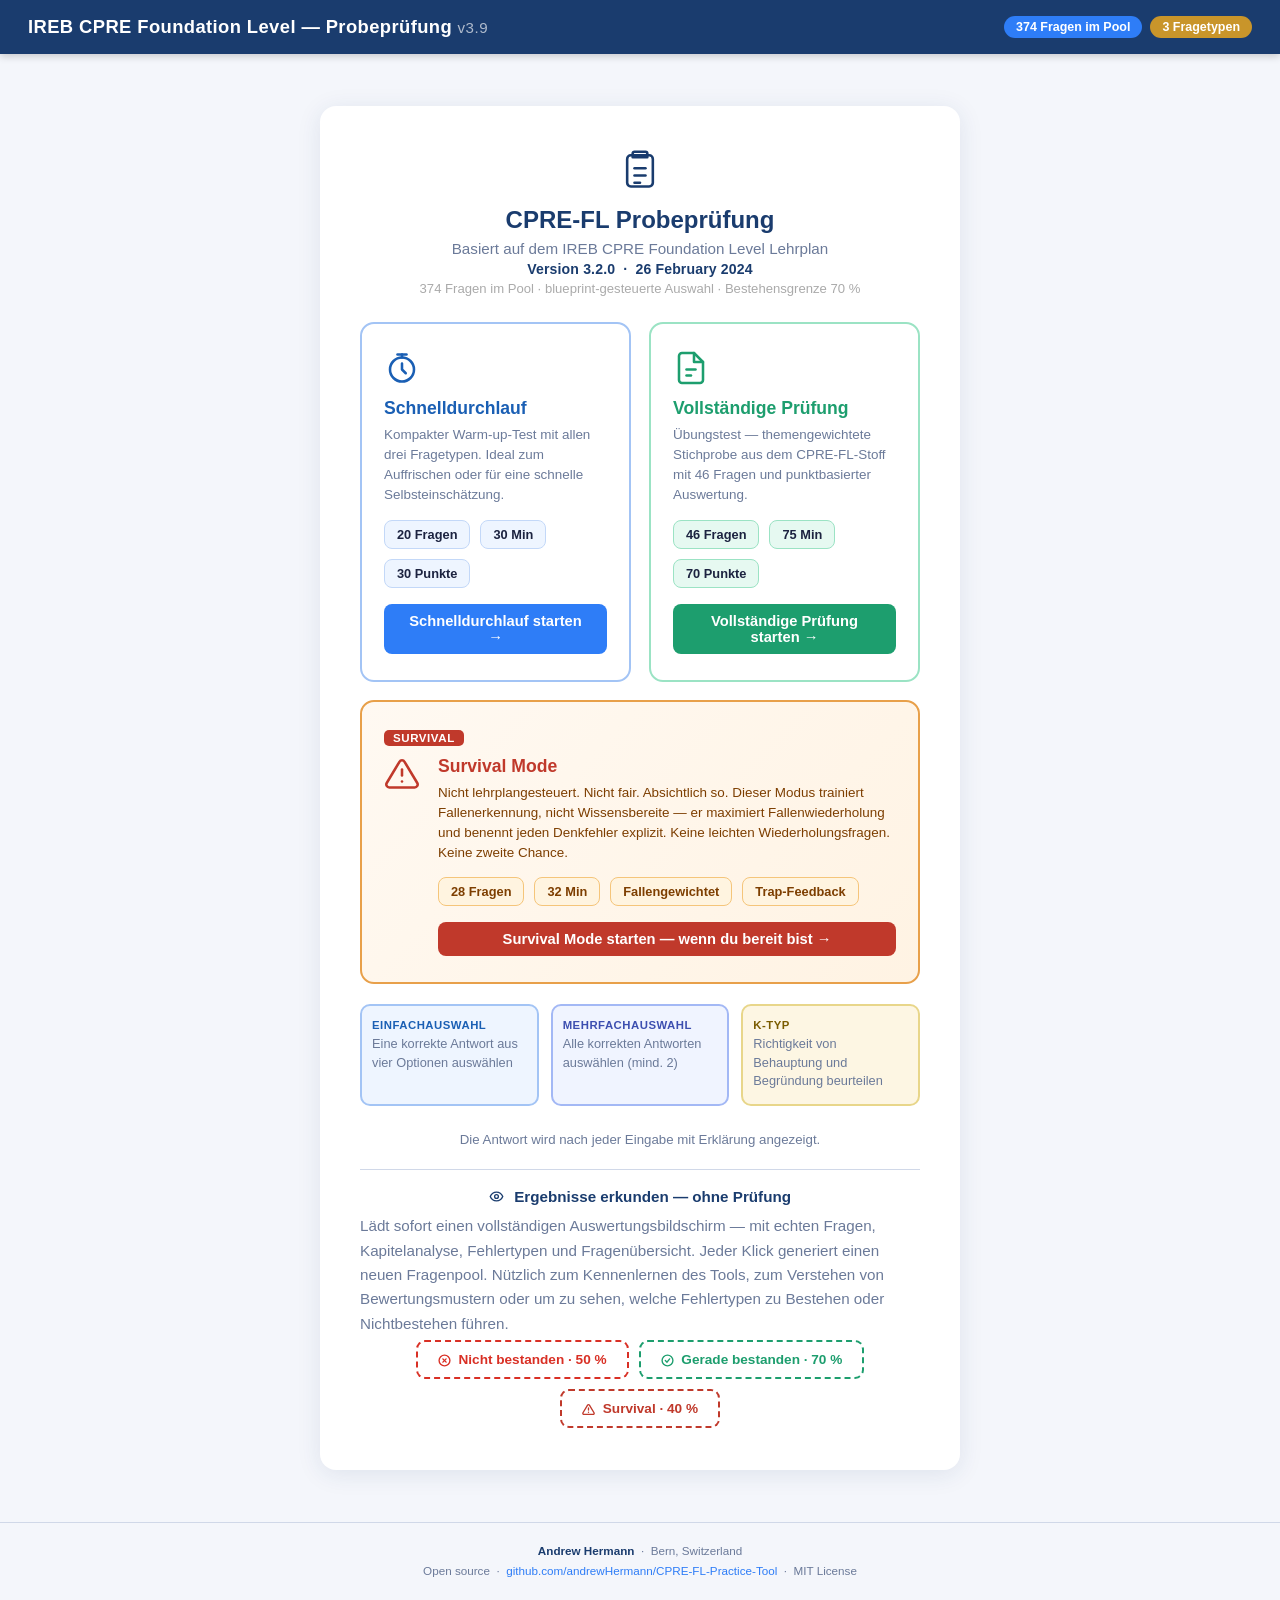
<file: index.html>
<!DOCTYPE html>
<html lang="de">
<head>
<meta charset="UTF-8"/>
<meta name="viewport" content="width=device-width, initial-scale=1.0"/>
<title>IREB CPRE Foundation Level — Probeprüfung v3.9</title>
<link rel="stylesheet" href="src/style.css"/>
</head>
<body>

<header>
  <h1>IREB CPRE Foundation Level — Probeprüfung <span style="opacity:.65;font-weight:500;font-size:.82em;letter-spacing:.5px">v3.9</span></h1>
  <div class="badge-row">
    <span class="badge badge-blue" id="header-badge">374 Fragen im Pool</span>
    <span class="badge badge-gold">3 Fragetypen</span>
  </div>
</header>

<div id="start-screen" class="screen active">
  <div class="logo">
    <svg width="44" height="44" viewBox="0 0 24 24" fill="none" stroke="var(--primary)" stroke-width="1.4" stroke-linecap="round" stroke-linejoin="round">
      <rect x="5" y="4" width="14" height="17" rx="2"/>
      <path d="M9 2h6a1 1 0 0 1 1 1v2H8V3a1 1 0 0 1 1-1z"/>
      <line x1="9" y1="11" x2="15" y2="11"/><line x1="9" y1="15" x2="15" y2="15"/><line x1="9" y1="19" x2="12" y2="19"/>
    </svg>
  </div>
  <h2>CPRE-FL Probeprüfung</h2>
  <p>Basiert auf dem IREB CPRE Foundation Level Lehrplan</p>
  <p style="font-size:.88rem;color:var(--primary);font-weight:600;margin-top:4px;letter-spacing:.01em;">Version 3.2.0 &nbsp;·&nbsp; 26 February 2024</p>
  <p style="font-size:.82rem;color:#aaa;margin-top:3px;">374 Fragen im Pool · blueprint-gesteuerte Auswahl · Bestehensgrenze 70 %</p>

  <div class="mode-grid">
    <!-- QUICK MODE -->
    <div class="mode-card quick">
      <svg class="mode-icon" viewBox="0 0 24 24" fill="none" stroke="#1a5fb4" stroke-width="1.7" stroke-linecap="round" stroke-linejoin="round">
        <circle cx="12" cy="13" r="8"/><polyline points="12 9 12 13 14.5 15.5"/>
        <line x1="9" y1="3" x2="15" y2="3"/><line x1="12" y1="3" x2="12" y2="5"/>
      </svg>
      <div class="mode-title">Schnelldurchlauf</div>
      <div class="mode-desc">Kompakter Warm-up-Test mit allen drei Fragetypen. Ideal zum Auffrischen oder für eine schnelle Selbsteinschätzung.</div>
      <div class="mode-stat-row">
        <span class="mode-stat">20 Fragen</span>
        <span class="mode-stat">30 Min</span>
        <span class="mode-stat">30 Punkte</span>
      </div>
      <button class="mode-cta" onclick="showModeModal('quick')">Schnelldurchlauf starten →</button>
    </div>
    <!-- FULL MODE -->
    <div class="mode-card full">
      <svg class="mode-icon" viewBox="0 0 24 24" fill="none" stroke="var(--green)" stroke-width="1.7" stroke-linecap="round" stroke-linejoin="round">
        <path d="M14 2H6a2 2 0 0 0-2 2v16a2 2 0 0 0 2 2h12a2 2 0 0 0 2-2V8z"/>
        <polyline points="14 2 14 8 20 8"/>
        <line x1="9" y1="13" x2="15" y2="13"/><line x1="9" y1="17" x2="12" y2="17"/>
      </svg>
      <div class="mode-title">Vollständige Prüfung</div>
      <div class="mode-desc">Übungstest — themengewichtete Stichprobe aus dem CPRE-FL-Stoff mit 46 Fragen und punktbasierter Auswertung.</div>
      <div class="mode-stat-row">
        <span class="mode-stat">46 Fragen</span>
        <span class="mode-stat">75 Min</span>
        <span class="mode-stat">70 Punkte</span>
      </div>
      <button class="mode-cta" onclick="showModeModal('full')">Vollständige Prüfung starten →</button>
    </div>
    <!-- SURVIVAL MODE -->
    <div class="mode-card survival" style="grid-column:1/-1;">
      <div class="survival-badge">Survival</div>
      <div style="display:flex;align-items:flex-start;gap:18px;">
        <svg class="mode-icon" style="flex-shrink:0;margin-bottom:0" viewBox="0 0 24 24" fill="none" stroke="#c0392b" stroke-width="1.7" stroke-linecap="round" stroke-linejoin="round">
          <path d="M10.29 3.86L1.82 18a2 2 0 0 0 1.71 3h16.94a2 2 0 0 0 1.71-3L13.71 3.86a2 2 0 0 0-3.42 0z"/>
          <line x1="12" y1="9" x2="12" y2="13"/><line x1="12" y1="17" x2="12.01" y2="17"/>
        </svg>
        <div style="flex:1">
          <div class="mode-title">Survival Mode</div>
          <div class="mode-desc" style="color:#7d3e00;">Nicht lehrplangesteuert. Nicht fair. Absichtlich so. Dieser Modus trainiert Fallenerkennung, nicht Wissensbereite — er maximiert Fallenwiederholung und benennt jeden Denkfehler explizit. Keine leichten Wiederholungsfragen. Keine zweite Chance.</div>
          <div class="mode-stat-row">
            <span class="mode-stat">28 Fragen</span>
            <span class="mode-stat">32 Min</span>
            <span class="mode-stat">Fallengewichtet</span>
            <span class="mode-stat">Trap-Feedback</span>
          </div>
          <button class="mode-cta" onclick="showModeModal('survival')" style="margin-top:16px;">Survival Mode starten — wenn du bereit bist →</button>
        </div>
      </div>
    </div>
  </div>

  <div class="type-grid" style="margin-top:20px;">
    <div class="type-card single">
      <div class="tlabel">Einfachauswahl</div>
      <div class="tdesc">Eine korrekte Antwort aus vier Optionen auswählen</div>
    </div>
    <div class="type-card multi">
      <div class="tlabel">Mehrfachauswahl</div>
      <div class="tdesc">Alle korrekten Antworten auswählen (mind. 2)</div>
    </div>
    <div class="type-card ktype">
      <div class="tlabel">K-Typ</div>
      <div class="tdesc">Richtigkeit von Behauptung und Begründung beurteilen</div>
    </div>
  </div>
  <p style="font-size:.83rem;color:var(--muted);margin-top:4px;">Die Antwort wird nach jeder Eingabe mit Erklärung angezeigt.</p>
  <div class="explore-section">
    <div class="explore-header">
      <svg width="15" height="15" viewBox="0 0 24 24" fill="none" stroke="currentColor" stroke-width="2.2" stroke-linecap="round" stroke-linejoin="round" style="vertical-align:middle;margin-right:6px;margin-bottom:2px;"><path d="M2 12s3-7 10-7 10 7 10 7-3 7-10 7-10-7-10-7z"/><circle cx="12" cy="12" r="3"/></svg>
      Ergebnisse erkunden — ohne Prüfung
    </div>
    <p class="explore-desc">Lädt sofort einen vollständigen Auswertungsbildschirm — mit echten Fragen, Kapitelanalyse, Fehlertypen und Fragenübersicht. Jeder Klick generiert einen neuen Fragenpool. Nützlich zum Kennenlernen des Tools, zum Verstehen von Bewertungsmustern oder um zu sehen, welche Fehlertypen zu Bestehen oder Nichtbestehen führen.</p>
    <div class="demo-row">
      <button class="btn-demo fail" onclick="showDemo('fail')">
        <svg width="13" height="13" viewBox="0 0 24 24" fill="none" stroke="currentColor" stroke-width="2.5" stroke-linecap="round" style="vertical-align:middle;margin-right:4px"><circle cx="12" cy="12" r="10"/><line x1="15" y1="9" x2="9" y2="15"/><line x1="9" y1="9" x2="15" y2="15"/></svg>
        Nicht bestanden · 50 %
      </button>
      <button class="btn-demo pass" onclick="showDemo('pass')">
        <svg width="13" height="13" viewBox="0 0 24 24" fill="none" stroke="currentColor" stroke-width="2.5" stroke-linecap="round" style="vertical-align:middle;margin-right:4px"><circle cx="12" cy="12" r="10"/><polyline points="8 12 11 15 16 9"/></svg>
        Gerade bestanden · 70 %
      </button>
      <button class="btn-demo survival" onclick="showDemo('survival')">
        <svg width="13" height="13" viewBox="0 0 24 24" fill="none" stroke="currentColor" stroke-width="2.5" stroke-linecap="round" style="vertical-align:middle;margin-right:4px"><path d="M10.29 3.86L1.82 18a2 2 0 0 0 1.71 3h16.94a2 2 0 0 0 1.71-3L13.71 3.86a2 2 0 0 0-3.42 0z"/><line x1="12" y1="9" x2="12" y2="13"/><line x1="12" y1="17" x2="12.01" y2="17"/></svg>
        Survival · 40 %
      </button>
    </div>
  </div>
</div>

<div id="exam-screen" class="screen">
  <div class="top-bar">
    <div class="prog-wrap"><div class="prog-fill" id="prog-fill" style="width:0%"></div></div>
    <span class="q-counter" id="q-counter">1 / 30</span>
    <div class="timer-box" id="timer-box">
      <svg width="15" height="15" viewBox="0 0 24 24" fill="none" stroke="currentColor" stroke-width="2.2" stroke-linecap="round" stroke-linejoin="round"><circle cx="12" cy="13" r="8"/><polyline points="12 9 12 13 14 15"/><line x1="9" y1="3" x2="15" y2="3"/></svg>
      <span id="timer">75:00</span>
    </div>
  </div>
  <div class="meta-row">
    <span class="chapter-tag" id="chapter-tag"></span>
    <span class="type-tag"    id="type-tag"></span>
    <span class="meta-pill"   id="lz-tag"></span>
    <span class="meta-pill"   id="k-tag"></span>
    <span class="pts-tag"     id="pts-tag"></span>
  </div>
  <div class="question-card">
    <div id="ktype-block-container"></div>
    <div id="question-diagram" style="display:none;background:#f7f8fb;border:1px solid #dde2ea;border-radius:8px;padding:14px 10px;margin-bottom:18px;text-align:center;overflow-x:auto;"></div>
    <div class="question-text" id="question-text"></div>
    <div id="multi-hint" class="multi-hint" style="display:none;"></div>
    <div class="options" id="options-container"></div>
    <button class="btn-confirm" id="btn-confirm" onclick="confirmMulti()" style="display:none;" disabled>Antwort bestätigen</button>
    <div class="feedback-box" id="feedback-box"></div>
  </div>
  <div class="nav-row">
    <button class="btn-nav btn-next" id="btn-next" onclick="nextQuestion()" disabled>Weiter →</button>
  </div>
</div>

<div id="results-screen" class="screen">
  <div class="result-hero">
    <div class="result-icon" id="result-icon"></div>
    <h2 id="result-heading"></h2>
    <div class="score-big" id="score-pct"></div>
    <div class="score-pts" id="score-pts"></div>
    <div class="score-sub"  id="score-sub"></div>
    <div class="pass-fail-badge" id="pass-fail-badge"></div>
  </div>
  <div class="stats-row">
    <div class="stat-card"><div class="snum correct-num"   id="r-correct"></div><div class="slbl">Richtig</div></div>
    <div class="stat-card"><div class="snum incorrect-num" id="r-incorrect"></div><div class="slbl">Falsch</div></div>
    <div class="stat-card"><div class="snum skipped-num"   id="r-skipped"></div><div class="slbl">Übersprungen</div></div>
  </div>
  <div class="result-actions">
    <button class="btn-retry quick" id="btn-retry-same" onclick="retryExam()">Nochmals</button>
    <button class="btn-menu" onclick="goToMenu()">Home</button>
    <button class="btn-print" onclick="printResults()">
      <svg width="15" height="15" viewBox="0 0 24 24" fill="none" stroke="currentColor" stroke-width="2" stroke-linecap="round" stroke-linejoin="round"><polyline points="6 9 6 2 18 2 18 9"/><path d="M6 18H4a2 2 0 0 1-2-2v-5a2 2 0 0 1 2-2h16a2 2 0 0 1 2 2v5a2 2 0 0 1-2 2h-2"/><rect x="6" y="14" width="12" height="8"/></svg>
      Drucken / PDF
    </button>
  </div>

  <p style="text-align:center;font-size:.78rem;color:#aaa;margin:4px 0 18px;letter-spacing:.01em;">Basiert auf dem IREB CPRE Foundation Level Lehrplan &nbsp;·&nbsp; <strong style="color:#888;">Version 3.2.0</strong> &nbsp;·&nbsp; 26 February 2024</p>

  <div class="coverage-card" id="coverage-card">
    <h3>
      <svg width="16" height="16" viewBox="0 0 24 24" fill="none" stroke="currentColor" stroke-width="2" stroke-linecap="round" stroke-linejoin="round"><path d="M3 3v18h18"/><path d="M7 14l3-3 3 2 4-6"/></svg>
      Lehrplan-Abdeckung — Blueprint & Stichprobe
    </h3>
    <div class="coverage-summary" id="coverage-summary"></div>
    <div class="coverage-grid">
      <div class="coverage-subcard">
        <h4>LE-Abdeckung im generierten Test</h4>
        <div class="coverage-list" id="coverage-le-list"></div>
      </div>
      <div class="coverage-subcard">
        <h4>Kognitive Verteilung & LZ-Stichprobe</h4>
        <div class="coverage-list" id="coverage-k-list"></div>
        <div class="coverage-note" id="coverage-lz-note"></div>
      </div>
    </div>
    <div class="coverage-note" id="coverage-note"></div>
  </div>

  <div class="error-bucket-card" id="error-bucket-card">
    <h3>
      <svg width="16" height="16" viewBox="0 0 24 24" fill="none" stroke="currentColor" stroke-width="2" stroke-linecap="round" stroke-linejoin="round"><path d="M10.29 3.86 1.82 18a2 2 0 0 0 1.71 3h16.94a2 2 0 0 0 1.71-3L13.71 3.86a2 2 0 0 0-3.42 0z"/><line x1="12" y1="9" x2="12" y2="13"/><line x1="12" y1="17" x2="12.01" y2="17"/></svg>
      Fehleranalyse — Ursachen der Fehlantworten
    </h3>
    <div class="bucket-grid" id="bucket-grid"></div>
  </div>

  <div class="weak-card" id="weak-card">
    <h3>
      <svg width="16" height="16" viewBox="0 0 24 24" fill="none" stroke="currentColor" stroke-width="2" stroke-linecap="round" stroke-linejoin="round"><path d="M12 20h9"/><path d="M16.5 3.5a2.121 2.121 0 0 1 3 3L7 19l-4 1 1-4Z"/></svg>
      Lernempfehlung — Schwächste Kapitel
    </h3>
    <div class="weak-list" id="weak-list"></div>
  </div>

  <div class="review-title">
    <svg width="15" height="15" viewBox="0 0 24 24" fill="none" stroke="currentColor" stroke-width="2.2" stroke-linecap="round" stroke-linejoin="round" style="vertical-align:middle;margin-right:5px;margin-bottom:2px;"><line x1="8" y1="6" x2="21" y2="6"/><line x1="8" y1="12" x2="21" y2="12"/><line x1="8" y1="18" x2="21" y2="18"/><line x1="3" y1="6" x2="3.01" y2="6"/><line x1="3" y1="12" x2="3.01" y2="12"/><line x1="3" y1="18" x2="3.01" y2="18"/></svg>
    Fragenübersicht
  </div>
  <div id="review-container"></div>

  <div class="glossary-card" id="glossary-card">
    <h3>
      <svg width="16" height="16" viewBox="0 0 24 24" fill="none" stroke="currentColor" stroke-width="2" stroke-linecap="round" stroke-linejoin="round"><path d="M4 19.5A2.5 2.5 0 0 1 6.5 17H20"/><path d="M6.5 2H20v20H6.5A2.5 2.5 0 0 1 4 19.5v-15A2.5 2.5 0 0 1 6.5 2z"/></svg>
      CPRE FL — English Glossary
    </h3>
    <input type="text" class="glossary-search" id="glossary-search" placeholder="Search terms (English, German, or definition)…" oninput="filterGlossary(this.value)">
    <table class="glossary-table" id="glossary-table">
      <thead><tr><th style="width:220px">Term</th><th>Definition</th></tr></thead>
      <tbody id="glossary-body"></tbody>
    </table>
  </div>
</div>

<footer>
  <strong>Andrew Hermann</strong> &nbsp;·&nbsp; Bern, Switzerland
  <br>
  Open source &nbsp;·&nbsp;
  <a href="https://github.com/andrewHermann/CPRE-FL-Practice-Tool" target="_blank" rel="noopener">github.com/andrewHermann/CPRE-FL-Practice-Tool</a>
  &nbsp;·&nbsp; MIT License
</footer>

<!-- Mode Start Modal -->
<div id="mode-modal-wrap" style="display:none;position:fixed;inset:0;background:rgba(0,0,0,.52);z-index:9999;align-items:center;justify-content:center;">
  <div id="mode-modal-box" style="background:#fff;border-radius:13px;padding:30px 28px;max-width:460px;width:90%;box-shadow:0 10px 40px rgba(0,0,0,.22);border-top:4px solid #333;">
    <div style="display:flex;align-items:center;gap:9px;margin-bottom:10px;">
      <span id="modal-icon" style="display:flex;align-items:center;flex-shrink:0;"></span>
      <h2 id="modal-title" style="margin:0;font-size:1.15rem;font-weight:700;"></h2>
    </div>
    <p id="modal-body" style="color:#444;font-size:.91rem;line-height:1.6;margin:0 0 12px;"></p>
    <ul id="modal-bullets" style="color:#555;font-size:.86rem;line-height:1.9;margin:0 0 14px;padding-left:18px;"></ul>
    <p id="modal-note" style="color:#888;font-size:.81rem;margin:0 0 20px;border-top:1px solid #eee;padding-top:12px;"></p>
    <div style="display:flex;gap:10px;justify-content:flex-end;">
      <button onclick="closeModeModal()" style="padding:8px 18px;border:1.5px solid #d0d0d0;background:#fff;border-radius:7px;cursor:pointer;font-size:.89rem;color:#555;">Zurück</button>
      <button id="modal-confirm" onclick="confirmModeModal()" style="padding:8px 20px;color:#fff;border:none;border-radius:7px;cursor:pointer;font-size:.89rem;font-weight:700;"></button>
    </div>
  </div>
</div>

<!-- ── Script load order: data → engine → ui ── -->
<script src="src/data/terms.js"></script>
<script src="src/data/questions-single.js"></script>
<script src="src/data/questions-multi.js"></script>
<script src="src/data/questions-ktype.js"></script>
<script src="src/data/constants.js"></script>
<script src="src/data/glossary.js"></script>
<script src="src/state.js"></script>
<script src="src/utils.js"></script>
<script src="src/engine/enrich.js"></script>
<script src="src/engine/blueprint.js"></script>
<script src="src/engine/survival.js"></script>
<script src="src/engine/logic.js"></script>
<script src="src/ui/render.js"></script>
<script src="src/ui/results.js"></script>
<script src="src/ui/glossary.js"></script>
<script src="src/ui/exam.js"></script>
<script src="src/ui/modal.js"></script>
<script src="src/ui/demo.js"></script>

</body>
</html>
</file>
<file: src/style.css>
:root{
    --primary:#1a3c6e;--accent:#2e7df7;--green:#1d9e6e;
    --red:#d93025;--yellow:#f5a623;--bg:#f4f6fb;
    --card:#ffffff;--border:#d0d8e8;--text:#1c2340;--muted:#6b7a99;
    --kbg:#fdf6e3;--kborder:#e8d68a;
    --multibg:#f0f4ff;--multiborder:#a3b8f5;
  }
  *,*::before,*::after{box-sizing:border-box;margin:0;padding:0;}
  body{font-family:'Segoe UI',Arial,sans-serif;background:var(--bg);color:var(--text);min-height:100vh;}

  header{background:var(--primary);color:#fff;padding:16px 28px;display:flex;align-items:center;justify-content:space-between;box-shadow:0 2px 8px rgba(0,0,0,.2);}
  header h1{font-size:1.15rem;font-weight:700;letter-spacing:.4px;}
  .badge-row{display:flex;gap:8px;}
  .badge{padding:4px 12px;border-radius:20px;font-size:.78rem;font-weight:700;}
  .badge-blue{background:var(--accent);}.badge-gold{background:#c9952a;}

  .screen{display:none;}.screen.active{display:block;}

  #start-screen{max-width:640px;margin:52px auto;background:var(--card);border-radius:16px;padding:42px 40px;box-shadow:0 4px 24px rgba(26,60,110,.1);text-align:center;}
  #start-screen .logo{margin-bottom:14px;display:flex;justify-content:center;}
  #start-screen h2{font-size:1.5rem;color:var(--primary);margin-bottom:6px;}
  #start-screen p{color:var(--muted);font-size:.95rem;margin-bottom:4px;}
  .info-grid{display:grid;grid-template-columns:repeat(3,1fr);gap:14px;margin:22px 0;}
  .info-card{background:var(--bg);border-radius:10px;padding:16px 8px;border:1px solid var(--border);}
  .info-card .num{font-size:1.7rem;font-weight:800;color:var(--accent);}
  .info-card .lbl{font-size:.78rem;color:var(--muted);margin-top:3px;}
  .type-grid{display:grid;grid-template-columns:repeat(3,1fr);gap:12px;margin:18px 0 26px;}
  .type-card{border-radius:10px;padding:13px 10px;border:2px solid;text-align:left;}
  .type-card.single{background:#eef5ff;border-color:#a3c4f5;}
  .type-card.multi{background:#f0f4ff;border-color:#a3b8f5;}
  .type-card.ktype{background:#fdf6e3;border-color:#e8d68a;}
  .type-card .tlabel{font-size:.71rem;font-weight:800;letter-spacing:.5px;text-transform:uppercase;margin-bottom:4px;}
  .type-card.single .tlabel{color:#1a5fb4;}.type-card.multi .tlabel{color:#3d4fb0;}.type-card.ktype .tlabel{color:#7a5c00;}
  .type-card .tdesc{font-size:.8rem;color:var(--muted);line-height:1.45;}
  /* mode selection cards */
  .mode-grid{display:grid;grid-template-columns:1fr 1fr;gap:18px;margin:26px 0 6px;}
  .mode-card{border-radius:14px;border:2px solid var(--border);padding:26px 22px;text-align:left;cursor:pointer;transition:border-color .18s,box-shadow .18s,transform .12s;background:var(--card);position:relative;overflow:hidden;}
  @media(hover:hover){
    .mode-card:hover{transform:translateY(-2px);box-shadow:0 6px 24px rgba(26,60,110,.13);}
    .mode-card.quick:hover{border-color:var(--accent);}
    .mode-card.full:hover{border-color:var(--green);}
  }
  .mode-card.quick{border-color:#a3c4f5;}
  .mode-card.full{border-color:#9be3c4;}
  .mode-card .mode-icon{width:36px;height:36px;margin-bottom:12px;display:block;}
  .mode-card .mode-title{font-size:1.1rem;font-weight:800;color:var(--primary);margin-bottom:6px;}
  .mode-card.quick .mode-title{color:#1a5fb4;}.mode-card.full .mode-title{color:var(--green);}
  .mode-card .mode-desc{font-size:.84rem;color:var(--muted);line-height:1.5;margin-bottom:14px;}
  .mode-stat-row{display:flex;gap:10px;flex-wrap:wrap;}
  .mode-stat{background:var(--bg);border:1px solid var(--border);border-radius:8px;padding:6px 12px;font-size:.8rem;font-weight:700;color:var(--text);}
  .mode-card.quick .mode-stat{border-color:#c3d8f8;background:#eef5ff;}
  .mode-card.full  .mode-stat{border-color:#9be3c4;background:#e6f9f1;}
  .mode-card .mode-cta{display:inline-block;margin-top:16px;padding:9px 22px;border-radius:8px;font-size:.92rem;font-weight:700;color:#fff;border:none;cursor:pointer;width:100%;text-align:center;touch-action:manipulation;}
  .mode-card.quick .mode-cta{background:var(--accent);}
  .mode-card.full  .mode-cta{background:var(--green);}
  @media(hover:hover){
    .mode-card.quick .mode-cta:hover{background:#1a6ae0;}
    .mode-card.full  .mode-cta:hover{background:#177a56;}
  }
  /* ── Survival Mode ── */
  .mode-card.survival{border-color:#e8a04a;background:linear-gradient(135deg,#fff9f2 0%,#fff3e3 100%);}
  @media(hover:hover){.mode-card.survival:hover{border-color:#c0392b;box-shadow:0 6px 24px rgba(192,57,43,.15);}}
  .mode-card.survival .mode-title{color:#c0392b;}
  .mode-card.survival .mode-stat{border-color:#f5c57a;background:#fff4e0;color:#7d3e00;}
  .mode-card.survival .mode-cta{background:#c0392b;}
  @media(hover:hover){.mode-card.survival .mode-cta:hover{background:#a93226;}}
  .survival-badge{display:inline-block;padding:2px 9px;border-radius:5px;background:#c0392b;color:#fff;font-size:.72rem;font-weight:800;letter-spacing:.05em;text-transform:uppercase;margin-bottom:10px;}
  .trap-label{display:block;margin-bottom:8px;padding:6px 12px;border-radius:6px;background:#fff3cd;border-left:3px solid #c0392b;color:#7d2d00;font-size:.82rem;font-weight:700;letter-spacing:.02em;}
  .btn-retry.survival{background:#c0392b;color:#fff;border-color:#c0392b;}.btn-retry.survival:hover{background:#a93226;}

  #exam-screen{max-width:800px;margin:0 auto;padding:28px 16px 60px;}
  .top-bar{display:flex;align-items:center;justify-content:space-between;margin-bottom:18px;gap:14px;}
  .prog-wrap{flex:1;background:var(--border);border-radius:99px;height:8px;overflow:hidden;}
  .prog-fill{height:100%;background:var(--accent);border-radius:99px;transition:width .4s ease;}
  .q-counter{font-size:.87rem;color:var(--muted);white-space:nowrap;}
  .timer-box{display:flex;align-items:center;gap:6px;background:var(--card);border:1px solid var(--border);border-radius:10px;padding:6px 14px;font-weight:700;font-size:.97rem;color:var(--primary);min-width:88px;justify-content:center;}
  .timer-box svg{flex-shrink:0;}
  .timer-box.warning{color:var(--red);border-color:var(--red);}
  /* points badge next to type tag */
  .pts-tag{display:inline-block;background:#f0f0f5;color:var(--muted);border-radius:6px;padding:3px 9px;font-size:.74rem;font-weight:700;letter-spacing:.2px;border:1px solid var(--border);}

  .meta-row{display:flex;align-items:center;gap:8px;margin-bottom:13px;flex-wrap:wrap;}
  .chapter-tag{display:inline-block;background:#e8eef8;color:var(--primary);border-radius:6px;padding:3px 11px;font-size:.76rem;font-weight:700;letter-spacing:.3px;}
  .type-tag{display:inline-block;border-radius:6px;padding:3px 11px;font-size:.76rem;font-weight:700;letter-spacing:.3px;}
  .type-tag.single{background:#eef5ff;color:#1a5fb4;}.type-tag.multi{background:#f0f4ff;color:#3d4fb0;}.type-tag.ktype{background:#fdf6e3;color:#7a5c00;}

  .question-card{background:var(--card);border-radius:14px;padding:30px 34px;box-shadow:0 2px 12px rgba(26,60,110,.08);border:1px solid var(--border);}
  .multi-hint{background:var(--multibg);border:1px solid var(--multiborder);border-radius:8px;padding:9px 14px;font-size:.86rem;color:#3d4fb0;font-weight:600;margin-bottom:18px;}
  .ktype-block{background:var(--kbg);border:1px solid var(--kborder);border-radius:10px;padding:17px 20px;margin-bottom:20px;}
  .ktype-block .k-label{font-size:.71rem;font-weight:800;letter-spacing:.5px;text-transform:uppercase;color:#7a5c00;margin-bottom:5px;}
  .ktype-block .k-text{font-size:1rem;font-weight:600;line-height:1.55;color:var(--text);}
  .ktype-block .k-weil{text-align:center;font-weight:800;font-style:italic;color:#7a5c00;margin:10px 0;font-size:.95rem;letter-spacing:1px;}
  .question-text{font-size:1.05rem;font-weight:600;line-height:1.6;margin-bottom:22px;color:var(--text);}

  .options{display:flex;flex-direction:column;gap:11px;}
  .option-btn{display:flex;align-items:flex-start;gap:13px;background:var(--bg);border:2px solid var(--border);border-radius:10px;padding:13px 16px;cursor:pointer;text-align:left;transition:border-color .15s,background .15s;font-size:.96rem;line-height:1.5;color:var(--text);width:100%;touch-action:manipulation;}
  @media(hover:hover){.option-btn:hover:not(:disabled){border-color:var(--accent);background:#ebf2ff;}}
  .option-btn .letter{min-width:28px;height:28px;border-radius:50%;background:var(--border);color:var(--primary);font-weight:800;font-size:.82rem;display:flex;align-items:center;justify-content:center;flex-shrink:0;margin-top:1px;transition:background .15s,color .15s;}
  .option-btn.selected{border-color:var(--accent);background:#ddeeff;}.option-btn.selected .letter{background:var(--accent);color:#fff;}
  .option-btn.correct{border-color:var(--green);background:#e6f9f1;}.option-btn.correct .letter{background:var(--green);color:#fff;}
  .option-btn.incorrect{border-color:var(--red);background:#fdecea;}.option-btn.incorrect .letter{background:var(--red);color:#fff;}
  .option-btn.reveal-correct{border-color:var(--green);background:#e6f9f1;}.option-btn.reveal-correct .letter{background:var(--green);color:#fff;}
  .option-btn:disabled{cursor:default;}

  .btn-confirm{margin-top:14px;background:var(--primary);color:#fff;border:none;padding:10px 26px;border-radius:9px;font-size:.95rem;font-weight:700;cursor:pointer;transition:background .2s;touch-action:manipulation;}
  .btn-confirm:hover:not(:disabled){background:#12295a;}
  .btn-confirm:disabled{background:var(--border);color:var(--muted);cursor:default;}

  .feedback-box{margin-top:16px;padding:12px 16px;border-radius:9px;font-size:.91rem;line-height:1.55;display:none;}
  .feedback-box.show{display:block;}
  .feedback-box.correct-fb{background:#e6f9f1;color:#136b4a;border:1px solid #9be3c4;}
  .feedback-box.incorrect-fb{background:#fdecea;color:#9b2316;border:1px solid #f5c0bb;}

  .nav-row{display:flex;justify-content:flex-end;margin-top:22px;gap:12px;}
  .btn-nav{padding:10px 26px;border-radius:9px;border:none;cursor:pointer;font-size:.97rem;font-weight:700;transition:background .2s;touch-action:manipulation;}
  .btn-next{background:var(--accent);color:#fff;}.btn-next:hover{background:#1a6ae0;}
  .btn-next:disabled{background:var(--border);color:var(--muted);cursor:default;}
  .btn-finish{background:var(--green);color:#fff;}.btn-finish:hover{background:#177a56;}

  #results-screen{max-width:720px;margin:36px auto;padding:0 16px 60px;}
  .result-hero{background:var(--card);border-radius:16px;padding:38px 34px;text-align:center;box-shadow:0 4px 20px rgba(26,60,110,.1);border:1px solid var(--border);margin-bottom:22px;}
  .result-icon{display:flex;justify-content:center;margin-bottom:14px;}
  .result-hero h2{font-size:1.5rem;color:var(--primary);margin-bottom:6px;}
  .score-big{font-size:2.8rem;font-weight:800;color:var(--accent);margin:10px 0 2px;}
  .score-pts{font-size:1rem;color:var(--muted);font-weight:600;margin-bottom:2px;}
  .score-sub{color:var(--muted);font-size:.88rem;}
  .pass-fail-badge{display:inline-block;margin-top:14px;padding:7px 24px;border-radius:99px;font-weight:800;font-size:.97rem;letter-spacing:.4px;}
  .pass-badge{background:#e6f9f1;color:var(--green);border:2px solid var(--green);}
  .fail-badge{background:#fdecea;color:var(--red);border:2px solid var(--red);}
  .stats-row{display:grid;grid-template-columns:repeat(3,1fr);gap:14px;margin-bottom:22px;}
  .stat-card{background:var(--card);border-radius:12px;padding:18px 12px;text-align:center;border:1px solid var(--border);}
  .stat-card .snum{font-size:1.8rem;font-weight:800;}.stat-card .slbl{font-size:.78rem;color:var(--muted);margin-top:4px;}
  .correct-num{color:var(--green);}.incorrect-num{color:var(--red);}.skipped-num{color:var(--yellow);}
  .review-title{font-size:1.08rem;font-weight:700;color:var(--primary);margin-bottom:14px;}
  .review-item{background:var(--card);border-radius:10px;border:1px solid var(--border);padding:16px 20px;margin-bottom:12px;}
  .review-item .q-num{font-size:.76rem;color:var(--muted);margin-bottom:5px;font-weight:700;}
  .review-item .q-text{font-weight:600;margin-bottom:10px;line-height:1.5;font-size:.95rem;}
  .ktype-mini{background:var(--kbg);border:1px solid var(--kborder);border-radius:7px;padding:10px 14px;margin-bottom:10px;font-size:.87rem;line-height:1.5;}
  .ktype-mini .km-label{font-size:.68rem;font-weight:800;letter-spacing:.5px;text-transform:uppercase;color:#7a5c00;margin-bottom:3px;}
  .ktype-mini .km-weil{font-weight:800;font-style:italic;color:#7a5c00;font-size:.82rem;margin:6px 0;}
  .answer-row{display:flex;align-items:flex-start;gap:8px;font-size:.87rem;margin-bottom:5px;flex-wrap:wrap;}
  .pill{padding:2px 9px;border-radius:6px;font-weight:700;font-size:.75rem;white-space:nowrap;}
  .correct-pill{background:#e6f9f1;color:var(--green);}
  .incorrect-pill{background:#fdecea;color:var(--red);}
  .your-pill{background:#e8eef8;color:var(--primary);}
  .skip-pill{background:#fff8e1;color:#b07d00;}
  .result-actions{display:flex;justify-content:center;gap:14px;margin-bottom:28px;flex-wrap:wrap;}
  .btn-retry{color:#fff;border:none;padding:12px 28px;border-radius:10px;font-size:.97rem;font-weight:700;cursor:pointer;transition:background .2s;}
  .btn-retry.quick{background:var(--accent);}.btn-retry.quick:hover{background:#1a6ae0;}
  .btn-retry.full{background:var(--green);}.btn-retry.full:hover{background:#177a56;}
  .btn-menu{background:var(--bg);color:var(--primary);border:2px solid var(--border);padding:12px 28px;border-radius:10px;font-size:.97rem;font-weight:700;cursor:pointer;transition:background .2s;}
  .btn-menu:hover{background:var(--border);}
  /* ── Chapter weakness analysis ─────────────────────────── */
  .weak-card{background:var(--card);border-radius:12px;border:1px solid var(--border);padding:20px 22px;margin-bottom:22px;}
  .weak-card h3{font-size:.93rem;font-weight:700;color:var(--primary);margin-bottom:14px;display:flex;align-items:center;gap:8px;}
  .weak-list{display:flex;flex-direction:column;gap:8px;}
  .weak-row{display:flex;align-items:center;gap:10px;}
  .weak-chapter{flex:1;font-size:.85rem;color:var(--text);}
  .weak-bar-wrap{width:160px;height:8px;background:#eee;border-radius:4px;overflow:hidden;flex-shrink:0;}
  .weak-bar{height:100%;border-radius:4px;background:var(--red);transition:width .4s;}
  .weak-count{font-size:.8rem;font-weight:700;color:var(--red);min-width:38px;text-align:right;flex-shrink:0;}
  .weak-none{font-size:.88rem;color:var(--green);font-weight:600;}
  /* ── Error classification buckets ─────────────────────── */
  .error-bucket-card{background:var(--card);border-radius:12px;border:1px solid var(--border);padding:20px 22px;margin-bottom:22px;}
  .error-bucket-card h3{font-size:.93rem;font-weight:700;color:var(--primary);margin-bottom:14px;display:flex;align-items:center;gap:8px;}
  .bucket-grid{display:grid;grid-template-columns:repeat(auto-fit,minmax(130px,1fr));gap:10px;}
  .bucket-item{border-radius:10px;padding:13px 10px;text-align:center;border:2px solid;transition:transform .15s;}
  .bucket-item:hover{transform:translateY(-2px);}
  .bucket-item.zero{opacity:.38;}
  .bucket-name{font-size:.7rem;font-weight:800;text-transform:uppercase;letter-spacing:.4px;margin-bottom:6px;line-height:1.3;}
  .bucket-count{font-size:1.7rem;font-weight:800;line-height:1;}
  .bucket-item.terminology{background:#eef5ff;border-color:#a3c4f5;color:#1a5fb4;}
  .bucket-item.method{background:#f0f4ff;border-color:#a3b8f5;color:#3d4fb0;}
  .bucket-item.scenario{background:#fff8e1;border-color:#ffe082;color:#7a5c00;}
  .bucket-item.trap{background:#fdecea;border-color:#f5c0bb;color:#9b2316;}
  .bucket-item.timepressure{background:#f3e8ff;border-color:#ce93d8;color:#6a1b9a;}
  /* ── Ursache pills (same palette, pill format) ───────────── */
  .ursache-pill{display:inline-block;border-radius:6px;padding:2px 9px;font-size:.72rem;font-weight:700;border:1px solid;letter-spacing:.2px;white-space:nowrap;}
  .ursache-pill.terminology{background:#eef5ff;border-color:#a3c4f5;color:#1a5fb4;}
  .ursache-pill.method{background:#f0f4ff;border-color:#a3b8f5;color:#3d4fb0;}
  .ursache-pill.scenario{background:#fff8e1;border-color:#ffe082;color:#7a5c00;}
  .ursache-pill.trap{background:#fdecea;border-color:#f5c0bb;color:#9b2316;}
  .ursache-pill.timepressure{background:#f3e8ff;border-color:#ce93d8;color:#6a1b9a;}

  /* ── Coverage report ───────────────────────────────────── */
  .coverage-card{background:var(--card);border-radius:12px;border:1px solid var(--border);padding:20px 22px;margin-bottom:22px;}
  .coverage-card h3{font-size:.93rem;font-weight:700;color:var(--primary);margin-bottom:14px;display:flex;align-items:center;gap:8px;}
  .coverage-summary{display:grid;grid-template-columns:repeat(auto-fit,minmax(150px,1fr));gap:10px;margin-bottom:14px;}
  .coverage-stat{background:var(--bg);border:1px solid var(--border);border-radius:10px;padding:12px 10px;text-align:center;}
  .coverage-stat .num{font-size:1.5rem;font-weight:800;color:var(--primary);}
  .coverage-stat .lbl{font-size:.76rem;color:var(--muted);margin-top:3px;}
  .coverage-grid{display:grid;grid-template-columns:1fr 1fr;gap:14px;}
  .coverage-subcard{border:1px solid var(--border);border-radius:10px;padding:14px;background:var(--bg);}
  .coverage-subcard h4{font-size:.84rem;color:var(--primary);margin-bottom:10px;}
  .coverage-list{display:flex;flex-direction:column;gap:8px;}
  .coverage-row{display:grid;grid-template-columns:minmax(140px,1fr) 88px 70px;gap:8px;align-items:center;font-size:.8rem;}
  .coverage-row .mini-bar-wrap{height:8px;background:#e6eaf3;border-radius:999px;overflow:hidden;}
  .coverage-row .mini-bar{height:100%;background:var(--accent);border-radius:999px;}
  .coverage-row.good .mini-bar{background:var(--green);}
  .coverage-row.warn .mini-bar{background:var(--yellow);}
  .coverage-row.bad .mini-bar{background:var(--red);}
  .coverage-note{margin-top:12px;font-size:.8rem;line-height:1.5;color:var(--muted);}
  .coverage-pill-row{display:flex;flex-wrap:wrap;gap:6px;}
  .coverage-pill{display:inline-block;padding:3px 9px;border-radius:999px;font-size:.72rem;font-weight:700;border:1px solid var(--border);background:#fff;color:var(--primary);}
  .coverage-pill.missing{background:#fdecea;border-color:#f5c0bb;color:#9b2316;}
  .coverage-pill.present{background:#e6f9f1;border-color:#9be3c4;color:#136b4a;}
  .meta-pill{display:inline-block;border-radius:6px;padding:3px 11px;font-size:.76rem;font-weight:700;letter-spacing:.3px;background:#f5f7fb;color:var(--primary);border:1px solid var(--border);}
  /* ── Glossary ──────────────────────────────────────────── */
  .glossary-card{background:var(--card);border-radius:12px;border:1px solid var(--border);padding:20px 22px;margin-top:22px;}
  .glossary-card h3{font-size:.93rem;font-weight:700;color:var(--primary);margin-bottom:14px;display:flex;align-items:center;gap:8px;}
  .glossary-search{width:100%;padding:8px 12px;border-radius:8px;border:1px solid var(--border);font-size:.88rem;margin-bottom:14px;outline:none;font-family:inherit;}
  .glossary-search:focus{border-color:var(--accent);box-shadow:0 0 0 2px rgba(46,125,247,.12);}
  .glossary-table{width:100%;border-collapse:collapse;font-size:.84rem;}
  .glossary-table th{background:var(--bg);color:var(--primary);font-weight:700;padding:8px 12px;text-align:left;border-bottom:2px solid var(--border);}
  .glossary-table td{padding:8px 12px;border-bottom:1px solid var(--border);vertical-align:top;line-height:1.5;}
  .glossary-table tr:last-child td{border-bottom:none;}
  .g-term{font-weight:700;color:var(--primary);}
  .g-de{display:block;color:var(--muted);font-size:.76rem;margin-top:1px;}
  /* ── Inline English term tags ────────────────────────────── */
  .en-tag{font-size:.72rem;font-weight:600;color:#2e7df7;background:#e8f0fe;border-radius:4px;padding:1px 5px;margin-left:3px;white-space:nowrap;font-style:normal;vertical-align:baseline;}
  /* ── Bucket question links ───────────────────────────────── */
  .bucket-qlinks{font-size:.73rem;margin-top:7px;line-height:1.9;flex-wrap:wrap;display:flex;gap:4px;justify-content:center;}
  .bucket-qlinks a{color:inherit;background:rgba(255,255,255,.55);border:1px solid currentColor;border-radius:4px;padding:1px 6px;text-decoration:none;font-weight:700;opacity:.85;}
  .bucket-qlinks a:hover{opacity:1;background:rgba(255,255,255,.85);}
  /* ── Explore / Demo section ──────────────────────────────── */
  .explore-section{border-top:1px solid var(--border);margin-top:22px;padding-top:18px;}
  .explore-header{font-size:.95rem;font-weight:700;color:var(--primary);margin-bottom:8px;}
  .explore-desc{font-size:.83rem;color:var(--muted);line-height:1.6;margin-bottom:14px;text-align:left;}
  .demo-row{display:flex;gap:10px;justify-content:center;flex-wrap:wrap;}
  .btn-demo{padding:10px 20px;border-radius:9px;border:2px dashed;cursor:pointer;font-size:.85rem;font-weight:700;background:transparent;transition:background .18s;touch-action:manipulation;}
  .btn-demo.fail{border-color:var(--red);color:var(--red);}
  .btn-demo.pass{border-color:var(--green);color:var(--green);}
  .btn-demo.survival{border-color:#c0392b;color:#c0392b;}
  @media(hover:hover){
    .btn-demo.fail:hover{background:#fdecea;}
    .btn-demo.pass:hover{background:#e6f9f1;}
    .btn-demo.survival:hover{background:#fdf0ef;}
  }
  /* ── Print button ────────────────────────────────────────── */
  .btn-print{background:#fff;color:var(--primary);border:2px solid var(--border);padding:12px 22px;border-radius:10px;font-size:.95rem;font-weight:700;cursor:pointer;display:inline-flex;align-items:center;gap:7px;transition:background .2s;}
  .btn-print:hover{background:var(--bg);}
  /* ── Footer credit ──────────────────────────────────────── */
  /* ── Print styles ────────────────────────────────────────── */
  @media print{
    header,.result-actions,.demo-row,#start-screen,#exam-screen,.glossary-search,
    .btn-print,.btn-retry,.btn-menu,footer,.mode-grid,.type-grid{display:none!important;}
    body{background:#fff!important;}
    .screen{display:block!important;}
    #start-screen,#exam-screen{display:none!important;}
    #results-screen{max-width:100%;padding:0;margin:0;}
    .question-card,.review-item,.weak-card,.error-bucket-card,.stat-card,.result-hero{
      box-shadow:none!important;border:1px solid #ccc!important;break-inside:avoid;
    }
    .bucket-item{border:1px solid #ccc!important;}
    .glossary-card{display:none!important;}
    .no-print-answer{display:none!important;}
    a{color:inherit!important;text-decoration:none!important;}
  }
  footer{text-align:center;padding:18px 16px 26px;font-size:.73rem;color:var(--muted);border-top:1px solid var(--border);line-height:1.7;margin-top:auto;}
  footer strong{color:var(--primary);}
  footer a{color:var(--accent);text-decoration:none;}
  footer a:hover{text-decoration:underline;}
  body{display:flex;flex-direction:column;min-height:100vh;}
  body > .screen{flex:1;}
  @media(max-width:640px){
    #start-screen{margin:16px auto;padding:28px 18px;}
    .mode-grid{grid-template-columns:1fr;}
    .mode-card.survival{grid-column:auto;}
    .coverage-grid{grid-template-columns:1fr;}
    header h1{font-size:.95rem;}
    .badge-row{gap:5px;}
    .badge{font-size:.7rem;padding:3px 8px;}
  }
  @media(max-width:540px){
    .question-card{padding:20px 16px;}
    .info-grid,.stats-row,.type-grid{grid-template-columns:1fr 1fr;}
    .weak-bar-wrap{width:90px;}
    .coverage-row{grid-template-columns:1fr 60px 50px;}
  }
</file>
